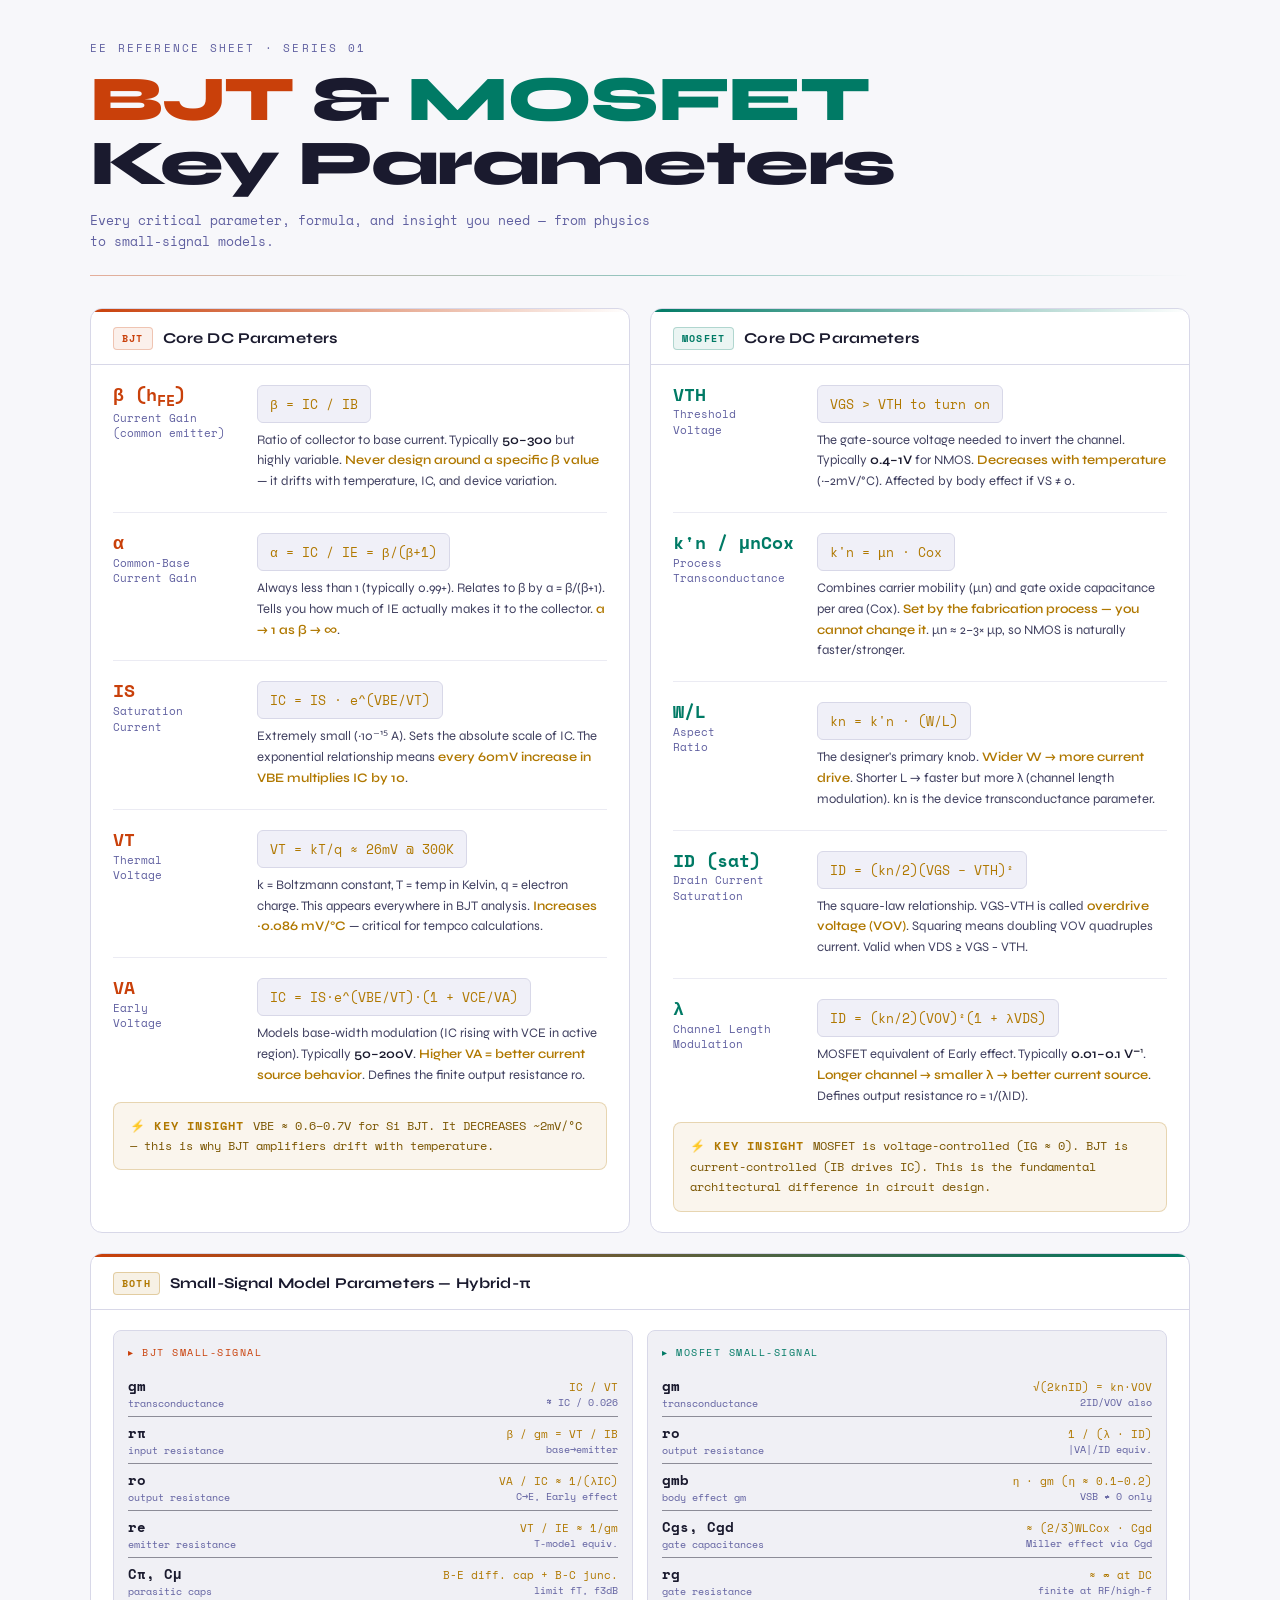
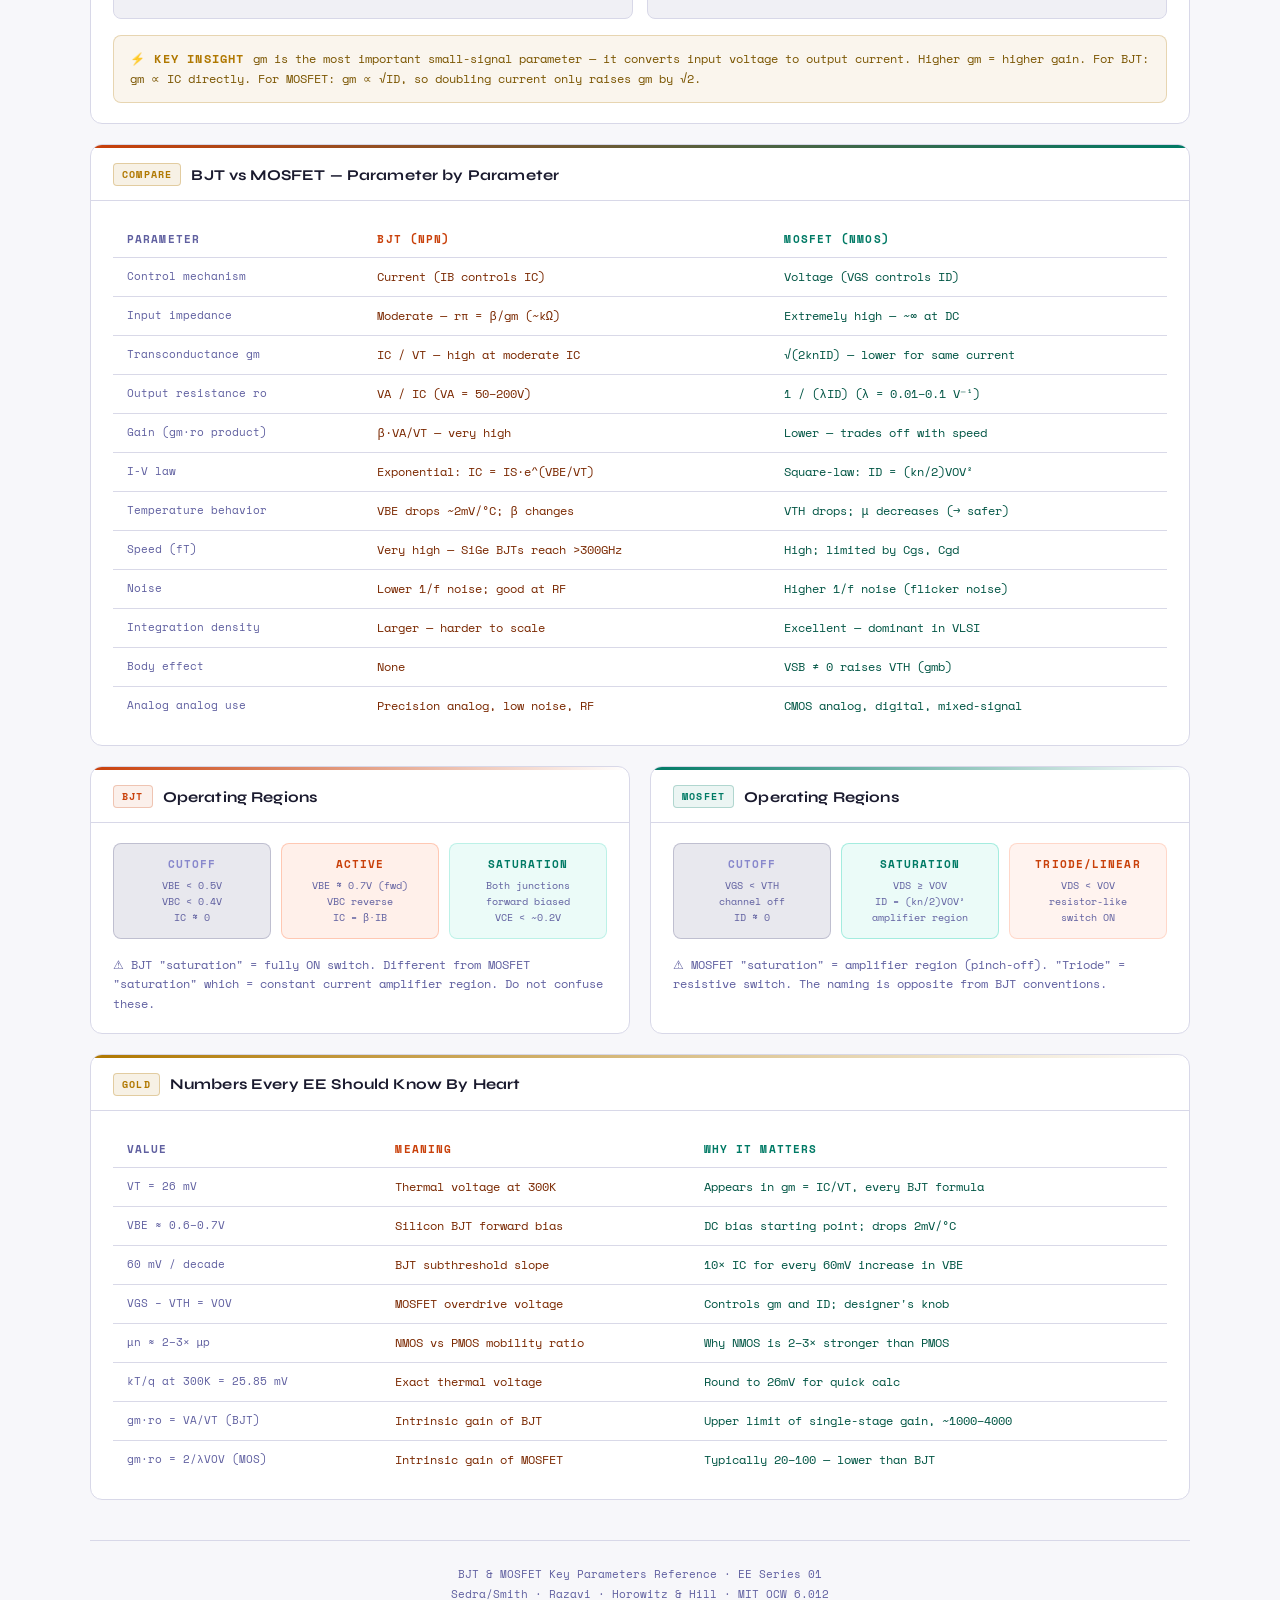
<file: bjt-mosfet-parameters (2).html>
<!DOCTYPE html>
<html lang="en">
<head>
<meta charset="UTF-8">
<meta name="viewport" content="width=device-width, initial-scale=1.0">
<title>BJT & MOSFET Key Parameters</title>
<link href="https://fonts.googleapis.com/css2?family=Space+Mono:ital,wght@0,400;0,700;1,400&family=Syne:wght@400;600;700;800&display=swap" rel="stylesheet">
<style>
  :root {
    --bg: #f7f7fa;
    --surface: #ffffff;
    --surface2: #f0f0f5;
    --border: #d8d8e8;
    --bjt: #c9400a;
    --bjt-dim: rgba(201,64,10,0.08);
    --bjt-mid: rgba(201,64,10,0.25);
    --mos: #007a65;
    --mos-dim: rgba(0,122,101,0.08);
    --mos-mid: rgba(0,122,101,0.25);
    --gold: #b07800;
    --text: #1a1a2e;
    --muted: #6060a0;
    --formula-bg: #f0f0f8;
  }

  * { margin: 0; padding: 0; box-sizing: border-box; }

  body {
    background: var(--bg);
    color: var(--text);
    font-family: 'Syne', sans-serif;
    min-height: 100vh;
    padding: 40px 24px 80px;
  }

  /* ---- Header ---- */
  header {
    max-width: 1100px;
    margin: 0 auto 56px;
    position: relative;
  }

  .header-tag {
    font-family: 'Space Mono', monospace;
    font-size: 11px;
    letter-spacing: 0.2em;
    color: var(--muted);
    text-transform: uppercase;
    margin-bottom: 12px;
  }

  h1 {
    font-size: clamp(2.2rem, 5vw, 4rem);
    font-weight: 800;
    line-height: 1.0;
    letter-spacing: -0.02em;
  }

  h1 .bjt-word { color: var(--bjt); }
  h1 .mos-word { color: var(--mos); }

  .header-sub {
    margin-top: 14px;
    font-family: 'Space Mono', monospace;
    font-size: 13px;
    color: var(--muted);
    max-width: 560px;
    line-height: 1.6;
  }

  .header-line {
    position: absolute;
    bottom: -24px;
    left: 0; right: 0;
    height: 1px;
    background: linear-gradient(90deg, var(--bjt), var(--mos), transparent);
    opacity: 0.4;
  }

  /* ---- Layout ---- */
  .container { max-width: 1100px; margin: 0 auto; }

  .two-col {
    display: grid;
    grid-template-columns: 1fr 1fr;
    gap: 20px;
    margin-bottom: 20px;
  }

  @media (max-width: 720px) {
    .two-col { grid-template-columns: 1fr; }
  }

  /* ---- Cards ---- */
  .card {
    background: var(--surface);
    border-radius: 12px;
    border: 1px solid var(--border);
    overflow: hidden;
    position: relative;
  }

  .card::before {
    content: '';
    position: absolute;
    top: 0; left: 0; right: 0;
    height: 3px;
  }

  .card.bjt::before { background: linear-gradient(90deg, var(--bjt), transparent); }
  .card.mos::before { background: linear-gradient(90deg, var(--mos), transparent); }
  .card.both::before { background: linear-gradient(90deg, var(--bjt), var(--mos)); }
  .card.gold::before { background: linear-gradient(90deg, var(--gold), transparent); }

  .card-header {
    padding: 18px 22px 14px;
    border-bottom: 1px solid var(--border);
    display: flex;
    align-items: center;
    gap: 10px;
  }

  .chip {
    font-family: 'Space Mono', monospace;
    font-size: 10px;
    font-weight: 700;
    letter-spacing: 0.12em;
    padding: 3px 8px;
    border-radius: 4px;
    text-transform: uppercase;
  }

  .chip.bjt { background: var(--bjt-dim); color: var(--bjt); border: 1px solid var(--bjt-mid); }
  .chip.mos { background: var(--mos-dim); color: var(--mos); border: 1px solid var(--mos-mid); }
  .chip.both { background: rgba(176,120,0,0.10); color: var(--gold); border: 1px solid rgba(176,120,0,0.3); }

  .card-title {
    font-size: 15px;
    font-weight: 700;
    letter-spacing: 0.01em;
  }

  .card-body { padding: 20px 22px; }

  /* ---- Parameter rows ---- */
  .param-list { display: flex; flex-direction: column; gap: 16px; }

  .param {
    display: grid;
    grid-template-columns: 130px 1fr;
    gap: 14px;
    align-items: start;
  }

  .param-left {}

  .param-symbol {
    font-family: 'Space Mono', monospace;
    font-size: 18px;
    font-weight: 700;
    line-height: 1.1;
  }

  .param-symbol.bjt-color { color: var(--bjt); }
  .param-symbol.mos-color { color: var(--mos); }
  .param-symbol.gold-color { color: var(--gold); }

  .param-name {
    font-size: 11px;
    color: var(--muted);
    font-family: 'Space Mono', monospace;
    margin-top: 3px;
    line-height: 1.4;
  }

  .param-right {}

  .formula-box {
    background: var(--formula-bg);
    border: 1px solid var(--border);
    border-radius: 6px;
    padding: 8px 12px;
    font-family: 'Space Mono', monospace;
    font-size: 13px;
    color: var(--gold);
    margin-bottom: 7px;
    display: inline-block;
  }

  .param-desc {
    font-size: 13px;
    color: #404060;
    line-height: 1.6;
  }

  .param-desc strong { color: var(--text); font-weight: 600; }
  .param-desc em { color: var(--gold); font-style: normal; font-weight: 600; }

  .param-divider {
    height: 1px;
    background: var(--border);
    margin: 4px 0;
    opacity: 0.5;
  }

  /* ---- Insight boxes ---- */
  .insight {
    background: rgba(176,120,0,0.07);
    border: 1px solid rgba(176,120,0,0.25);
    border-radius: 8px;
    padding: 13px 16px;
    font-family: 'Space Mono', monospace;
    font-size: 12px;
    color: #7a5500;
    line-height: 1.7;
    margin-top: 16px;
  }

  .insight::before {
    content: '⚡ KEY INSIGHT  ';
    color: var(--gold);
    font-weight: 700;
    letter-spacing: 0.1em;
  }

  /* ---- Comparison table ---- */
  .compare-table {
    width: 100%;
    border-collapse: collapse;
    font-family: 'Space Mono', monospace;
    font-size: 12px;
  }

  .compare-table th {
    padding: 10px 14px;
    text-align: left;
    font-size: 11px;
    letter-spacing: 0.1em;
    text-transform: uppercase;
    border-bottom: 1px solid var(--border);
  }

  .compare-table th:nth-child(1) { color: var(--muted); }
  .compare-table th:nth-child(2) { color: var(--bjt); }
  .compare-table th:nth-child(3) { color: var(--mos); }

  .compare-table td {
    padding: 10px 14px;
    border-bottom: 1px solid rgba(180,180,210,0.5);
    line-height: 1.5;
    vertical-align: top;
  }

  .compare-table tr:last-child td { border-bottom: none; }

  .compare-table td:nth-child(1) { color: var(--muted); font-size: 11px; }
  .compare-table td:nth-child(2) { color: #7a2800; }
  .compare-table td:nth-child(3) { color: #005544; }

  .compare-table tr:hover td { background: rgba(0,0,0,0.02); }

  /* ---- Small signal section ---- */
  .ss-grid {
    display: grid;
    grid-template-columns: 1fr 1fr;
    gap: 14px;
  }

  .ss-box {
    background: var(--surface2);
    border-radius: 8px;
    padding: 14px;
    border: 1px solid var(--border);
  }

  .ss-box-title {
    font-family: 'Space Mono', monospace;
    font-size: 10px;
    letter-spacing: 0.15em;
    color: var(--muted);
    text-transform: uppercase;
    margin-bottom: 10px;
  }

  .ss-param-row {
    display: flex;
    justify-content: space-between;
    align-items: baseline;
    padding: 5px 0;
    border-bottom: 1px solid rgba(42,42,58,0.5);
    gap: 8px;
  }

  .ss-param-row:last-child { border-bottom: none; }

  .ss-sym {
    font-family: 'Space Mono', monospace;
    font-size: 14px;
    font-weight: 700;
  }

  .ss-formula {
    font-family: 'Space Mono', monospace;
    font-size: 11px;
    color: var(--gold);
    text-align: right;
  }

  .ss-note {
    font-size: 10px;
    color: var(--muted);
    text-align: right;
    font-family: 'Space Mono', monospace;
  }

  /* ---- Region markers ---- */
  .region-grid {
    display: grid;
    grid-template-columns: repeat(3, 1fr);
    gap: 10px;
    margin-bottom: 16px;
  }

  .region-box {
    border-radius: 8px;
    padding: 12px;
    text-align: center;
  }

  .region-box.cutoff { background: rgba(100,100,140,0.15); border: 1px solid rgba(100,100,140,0.3); }
  .region-box.active { background: rgba(255,107,53,0.10); border: 1px solid rgba(255,107,53,0.3); }
  .region-box.sat { background: rgba(0,201,167,0.08); border: 1px solid rgba(0,201,167,0.2); }

  .region-name {
    font-family: 'Space Mono', monospace;
    font-size: 11px;
    font-weight: 700;
    letter-spacing: 0.1em;
    text-transform: uppercase;
    margin-bottom: 6px;
  }

  .region-cond {
    font-family: 'Space Mono', monospace;
    font-size: 10px;
    color: var(--muted);
    line-height: 1.6;
  }

  /* ---- Full width card ---- */
  .full-width { margin-bottom: 20px; }

  /* ---- Footer note ---- */
  .footer-note {
    max-width: 1100px;
    margin: 40px auto 0;
    font-family: 'Space Mono', monospace;
    font-size: 11px;
    color: var(--muted);
    text-align: center;
    line-height: 1.8;
    border-top: 1px solid var(--border);
    padding-top: 24px;
  }

  /* ---- Animations ---- */
  @keyframes fadeUp {
    from { opacity: 0; transform: translateY(16px); }
    to   { opacity: 1; transform: translateY(0); }
  }

  .card { animation: fadeUp 0.4s ease both; }
  .card:nth-child(1) { animation-delay: 0.05s; }
  .card:nth-child(2) { animation-delay: 0.12s; }
  .two-col .card:nth-child(1) { animation-delay: 0.08s; }
  .two-col .card:nth-child(2) { animation-delay: 0.15s; }
</style>
</head>
<body>

<header>
  <div class="header-tag">EE Reference Sheet · Series 01</div>
  <h1><span class="bjt-word">BJT</span> & <span class="mos-word">MOSFET</span><br>Key Parameters</h1>
  <p class="header-sub">Every critical parameter, formula, and insight you need — from physics to small-signal models.</p>
  <div class="header-line"></div>
</header>

<div class="container">

  <!-- ===== BJT CORE ===== -->
  <div class="two-col">

    <div class="card bjt">
      <div class="card-header">
        <span class="chip bjt">BJT</span>
        <span class="card-title">Core DC Parameters</span>
      </div>
      <div class="card-body">
        <div class="param-list">

          <div class="param">
            <div class="param-left">
              <div class="param-symbol bjt-color">β (h<sub>FE</sub>)</div>
              <div class="param-name">Current Gain<br>(common emitter)</div>
            </div>
            <div class="param-right">
              <div class="formula-box">β = IC / IB</div>
              <p class="param-desc">Ratio of collector to base current. Typically <strong>50–300</strong> but highly variable. <em>Never design around a specific β value</em> — it drifts with temperature, IC, and device variation.</p>
            </div>
          </div>

          <div class="param-divider"></div>

          <div class="param">
            <div class="param-left">
              <div class="param-symbol bjt-color">α</div>
              <div class="param-name">Common-Base<br>Current Gain</div>
            </div>
            <div class="param-right">
              <div class="formula-box">α = IC / IE = β/(β+1)</div>
              <p class="param-desc">Always less than 1 (typically 0.99+). Relates to β by α = β/(β+1). Tells you how much of IE actually makes it to the collector. <em>α → 1 as β → ∞</em>.</p>
            </div>
          </div>

          <div class="param-divider"></div>

          <div class="param">
            <div class="param-left">
              <div class="param-symbol bjt-color">IS</div>
              <div class="param-name">Saturation<br>Current</div>
            </div>
            <div class="param-right">
              <div class="formula-box">IC = IS · e^(VBE/VT)</div>
              <p class="param-desc">Extremely small (~10⁻¹⁵ A). Sets the absolute scale of IC. The exponential relationship means <em>every 60mV increase in VBE multiplies IC by 10</em>.</p>
            </div>
          </div>

          <div class="param-divider"></div>

          <div class="param">
            <div class="param-left">
              <div class="param-symbol bjt-color">VT</div>
              <div class="param-name">Thermal<br>Voltage</div>
            </div>
            <div class="param-right">
              <div class="formula-box">VT = kT/q ≈ 26mV @ 300K</div>
              <p class="param-desc">k = Boltzmann constant, T = temp in Kelvin, q = electron charge. This appears everywhere in BJT analysis. <em>Increases ~0.086 mV/°C</em> — critical for tempco calculations.</p>
            </div>
          </div>

          <div class="param-divider"></div>

          <div class="param">
            <div class="param-left">
              <div class="param-symbol bjt-color">VA</div>
              <div class="param-name">Early<br>Voltage</div>
            </div>
            <div class="param-right">
              <div class="formula-box">IC = IS·e^(VBE/VT)·(1 + VCE/VA)</div>
              <p class="param-desc">Models base-width modulation (IC rising with VCE in active region). Typically <strong>50–200V</strong>. <em>Higher VA = better current source behavior</em>. Defines the finite output resistance ro.</p>
            </div>
          </div>

        </div>
        <div class="insight">VBE ≈ 0.6–0.7V for Si BJT. It DECREASES ~2mV/°C — this is why BJT amplifiers drift with temperature.</div>
      </div>
    </div>

    <!-- MOSFET CORE -->
    <div class="card mos">
      <div class="card-header">
        <span class="chip mos">MOSFET</span>
        <span class="card-title">Core DC Parameters</span>
      </div>
      <div class="card-body">
        <div class="param-list">

          <div class="param">
            <div class="param-left">
              <div class="param-symbol mos-color">VTH</div>
              <div class="param-name">Threshold<br>Voltage</div>
            </div>
            <div class="param-right">
              <div class="formula-box">VGS &gt; VTH to turn on</div>
              <p class="param-desc">The gate-source voltage needed to invert the channel. Typically <strong>0.4–1V</strong> for NMOS. <em>Decreases with temperature</em> (~−2mV/°C). Affected by body effect if VS ≠ 0.</p>
            </div>
          </div>

          <div class="param-divider"></div>

          <div class="param">
            <div class="param-left">
              <div class="param-symbol mos-color">k'n / μnCox</div>
              <div class="param-name">Process<br>Transconductance</div>
            </div>
            <div class="param-right">
              <div class="formula-box">k'n = μn · Cox</div>
              <p class="param-desc">Combines carrier mobility (μn) and gate oxide capacitance per area (Cox). <em>Set by the fabrication process — you cannot change it</em>. μn ≈ 2–3× μp, so NMOS is naturally faster/stronger.</p>
            </div>
          </div>

          <div class="param-divider"></div>

          <div class="param">
            <div class="param-left">
              <div class="param-symbol mos-color">W/L</div>
              <div class="param-name">Aspect<br>Ratio</div>
            </div>
            <div class="param-right">
              <div class="formula-box">kn = k'n · (W/L)</div>
              <p class="param-desc">The designer's primary knob. <em>Wider W → more current drive</em>. Shorter L → faster but more λ (channel length modulation). kn is the device transconductance parameter.</p>
            </div>
          </div>

          <div class="param-divider"></div>

          <div class="param">
            <div class="param-left">
              <div class="param-symbol mos-color">ID (sat)</div>
              <div class="param-name">Drain Current<br>Saturation</div>
            </div>
            <div class="param-right">
              <div class="formula-box">ID = (kn/2)(VGS − VTH)²</div>
              <p class="param-desc">The square-law relationship. VGS−VTH is called <em>overdrive voltage (VOV)</em>. Squaring means doubling VOV quadruples current. Valid when VDS ≥ VGS − VTH.</p>
            </div>
          </div>

          <div class="param-divider"></div>

          <div class="param">
            <div class="param-left">
              <div class="param-symbol mos-color">λ</div>
              <div class="param-name">Channel Length<br>Modulation</div>
            </div>
            <div class="param-right">
              <div class="formula-box">ID = (kn/2)(VOV)²(1 + λVDS)</div>
              <p class="param-desc">MOSFET equivalent of Early effect. Typically <strong>0.01–0.1 V⁻¹</strong>. <em>Longer channel → smaller λ → better current source</em>. Defines output resistance ro = 1/(λID).</p>
            </div>
          </div>

        </div>
        <div class="insight">MOSFET is voltage-controlled (IG ≈ 0). BJT is current-controlled (IB drives IC). This is the fundamental architectural difference in circuit design.</div>
      </div>
    </div>

  </div>

  <!-- ===== SMALL SIGNAL MODELS ===== -->
  <div class="full-width">
    <div class="card both">
      <div class="card-header">
        <span class="chip both">BOTH</span>
        <span class="card-title">Small-Signal Model Parameters — Hybrid-π</span>
      </div>
      <div class="card-body">
        <div class="ss-grid">

          <div class="ss-box">
            <div class="ss-box-title" style="color: var(--bjt);">▸ BJT Small-Signal</div>

            <div class="ss-param-row">
              <div>
                <div class="ss-sym bjt-color">gm</div>
                <div class="ss-note">transconductance</div>
              </div>
              <div>
                <div class="ss-formula">IC / VT</div>
                <div class="ss-note">≈ IC / 0.026</div>
              </div>
            </div>

            <div class="ss-param-row">
              <div>
                <div class="ss-sym bjt-color">rπ</div>
                <div class="ss-note">input resistance</div>
              </div>
              <div>
                <div class="ss-formula">β / gm = VT / IB</div>
                <div class="ss-note">base→emitter</div>
              </div>
            </div>

            <div class="ss-param-row">
              <div>
                <div class="ss-sym bjt-color">ro</div>
                <div class="ss-note">output resistance</div>
              </div>
              <div>
                <div class="ss-formula">VA / IC ≈ 1/(λIC)</div>
                <div class="ss-note">C→E, Early effect</div>
              </div>
            </div>

            <div class="ss-param-row">
              <div>
                <div class="ss-sym bjt-color">re</div>
                <div class="ss-note">emitter resistance</div>
              </div>
              <div>
                <div class="ss-formula">VT / IE ≈ 1/gm</div>
                <div class="ss-note">T-model equiv.</div>
              </div>
            </div>

            <div class="ss-param-row">
              <div>
                <div class="ss-sym bjt-color">Cπ, Cμ</div>
                <div class="ss-note">parasitic caps</div>
              </div>
              <div>
                <div class="ss-formula">B-E diff. cap + B-C junc.</div>
                <div class="ss-note">limit fT, f3dB</div>
              </div>
            </div>
          </div>

          <div class="ss-box">
            <div class="ss-box-title" style="color: var(--mos);">▸ MOSFET Small-Signal</div>

            <div class="ss-param-row">
              <div>
                <div class="ss-sym mos-color">gm</div>
                <div class="ss-note">transconductance</div>
              </div>
              <div>
                <div class="ss-formula">√(2knID) = kn·VOV</div>
                <div class="ss-note">2ID/VOV also</div>
              </div>
            </div>

            <div class="ss-param-row">
              <div>
                <div class="ss-sym mos-color">ro</div>
                <div class="ss-note">output resistance</div>
              </div>
              <div>
                <div class="ss-formula">1 / (λ · ID)</div>
                <div class="ss-note">|VA|/ID equiv.</div>
              </div>
            </div>

            <div class="ss-param-row">
              <div>
                <div class="ss-sym mos-color">gmb</div>
                <div class="ss-note">body effect gm</div>
              </div>
              <div>
                <div class="ss-formula">η · gm  (η ≈ 0.1–0.2)</div>
                <div class="ss-note">VSB ≠ 0 only</div>
              </div>
            </div>

            <div class="ss-param-row">
              <div>
                <div class="ss-sym mos-color">Cgs, Cgd</div>
                <div class="ss-note">gate capacitances</div>
              </div>
              <div>
                <div class="ss-formula">≈ (2/3)WLCox · Cgd</div>
                <div class="ss-note">Miller effect via Cgd</div>
              </div>
            </div>

            <div class="ss-param-row">
              <div>
                <div class="ss-sym mos-color">rg</div>
                <div class="ss-note">gate resistance</div>
              </div>
              <div>
                <div class="ss-formula">≈ ∞ at DC</div>
                <div class="ss-note">finite at RF/high-f</div>
              </div>
            </div>
          </div>

        </div>

        <div class="insight">gm is the most important small-signal parameter — it converts input voltage to output current. Higher gm = higher gain. For BJT: gm ∝ IC directly. For MOSFET: gm ∝ √ID, so doubling current only raises gm by √2.</div>
      </div>
    </div>
  </div>

  <!-- ===== SIDE BY SIDE COMPARISON ===== -->
  <div class="full-width">
    <div class="card both">
      <div class="card-header">
        <span class="chip both">COMPARE</span>
        <span class="card-title">BJT vs MOSFET — Parameter by Parameter</span>
      </div>
      <div class="card-body">
        <table class="compare-table">
          <thead>
            <tr>
              <th>Parameter</th>
              <th>BJT (NPN)</th>
              <th>MOSFET (NMOS)</th>
            </tr>
          </thead>
          <tbody>
            <tr>
              <td>Control mechanism</td>
              <td>Current (IB controls IC)</td>
              <td>Voltage (VGS controls ID)</td>
            </tr>
            <tr>
              <td>Input impedance</td>
              <td>Moderate — rπ = β/gm (~kΩ)</td>
              <td>Extremely high — ~∞ at DC</td>
            </tr>
            <tr>
              <td>Transconductance gm</td>
              <td>IC / VT — high at moderate IC</td>
              <td>√(2knID) — lower for same current</td>
            </tr>
            <tr>
              <td>Output resistance ro</td>
              <td>VA / IC (VA = 50–200V)</td>
              <td>1 / (λID) (λ = 0.01–0.1 V⁻¹)</td>
            </tr>
            <tr>
              <td>Gain (gm·ro product)</td>
              <td>β·VA/VT — very high</td>
              <td>Lower — trades off with speed</td>
            </tr>
            <tr>
              <td>I-V law</td>
              <td>Exponential: IC = IS·e^(VBE/VT)</td>
              <td>Square-law: ID = (kn/2)VOV²</td>
            </tr>
            <tr>
              <td>Temperature behavior</td>
              <td>VBE drops ~2mV/°C; β changes</td>
              <td>VTH drops; μ decreases (→ safer)</td>
            </tr>
            <tr>
              <td>Speed (fT)</td>
              <td>Very high — SiGe BJTs reach >300GHz</td>
              <td>High; limited by Cgs, Cgd</td>
            </tr>
            <tr>
              <td>Noise</td>
              <td>Lower 1/f noise; good at RF</td>
              <td>Higher 1/f noise (flicker noise)</td>
            </tr>
            <tr>
              <td>Integration density</td>
              <td>Larger — harder to scale</td>
              <td>Excellent — dominant in VLSI</td>
            </tr>
            <tr>
              <td>Body effect</td>
              <td>None</td>
              <td>VSB ≠ 0 raises VTH (gmb)</td>
            </tr>
            <tr>
              <td>Analog analog use</td>
              <td>Precision analog, low noise, RF</td>
              <td>CMOS analog, digital, mixed-signal</td>
            </tr>
          </tbody>
        </table>
      </div>
    </div>
  </div>

  <!-- ===== OPERATING REGIONS ===== -->
  <div class="two-col">

    <div class="card bjt">
      <div class="card-header">
        <span class="chip bjt">BJT</span>
        <span class="card-title">Operating Regions</span>
      </div>
      <div class="card-body">
        <div class="region-grid">
          <div class="region-box cutoff">
            <div class="region-name" style="color: #8888cc;">Cutoff</div>
            <div class="region-cond">VBE &lt; 0.5V<br>VBC &lt; 0.4V<br>IC ≈ 0</div>
          </div>
          <div class="region-box active">
            <div class="region-name" style="color: var(--bjt);">Active</div>
            <div class="region-cond">VBE ≈ 0.7V (fwd)<br>VBC reverse<br>IC = β·IB</div>
          </div>
          <div class="region-box sat">
            <div class="region-name" style="color: var(--mos);">Saturation</div>
            <div class="region-cond">Both junctions<br>forward biased<br>VCE &lt; ~0.2V</div>
          </div>
        </div>
        <p class="param-desc" style="font-size:12px; color: var(--muted); font-family: 'Space Mono', monospace;">⚠ BJT "saturation" = fully ON switch. Different from MOSFET "saturation" which = constant current amplifier region. Do not confuse these.</p>
      </div>
    </div>

    <div class="card mos">
      <div class="card-header">
        <span class="chip mos">MOSFET</span>
        <span class="card-title">Operating Regions</span>
      </div>
      <div class="card-body">
        <div class="region-grid">
          <div class="region-box cutoff">
            <div class="region-name" style="color: #8888cc;">Cutoff</div>
            <div class="region-cond">VGS &lt; VTH<br>channel off<br>ID ≈ 0</div>
          </div>
          <div class="region-box active" style="background: rgba(0,201,167,0.08); border-color: rgba(0,201,167,0.3);">
            <div class="region-name" style="color: var(--mos);">Saturation</div>
            <div class="region-cond">VDS ≥ VOV<br>ID = (kn/2)VOV²<br>amplifier region</div>
          </div>
          <div class="region-box sat" style="background: rgba(255,107,53,0.08); border-color: rgba(255,107,53,0.2);">
            <div class="region-name" style="color: var(--bjt);">Triode/Linear</div>
            <div class="region-cond">VDS &lt; VOV<br>resistor-like<br>switch ON</div>
          </div>
        </div>
        <p class="param-desc" style="font-size:12px; color: var(--muted); font-family: 'Space Mono', monospace;">⚠ MOSFET "saturation" = amplifier region (pinch-off). "Triode" = resistive switch. The naming is opposite from BJT conventions.</p>
      </div>
    </div>

  </div>

  <!-- ===== GOLDEN NUMBERS ===== -->
  <div class="full-width">
    <div class="card gold">
      <div class="card-header">
        <span class="chip both">GOLD</span>
        <span class="card-title">Numbers Every EE Should Know By Heart</span>
      </div>
      <div class="card-body">
        <table class="compare-table">
          <thead>
            <tr>
              <th>Value</th>
              <th>Meaning</th>
              <th>Why it matters</th>
            </tr>
          </thead>
          <tbody>
            <tr>
              <td>VT = 26 mV</td>
              <td>Thermal voltage at 300K</td>
              <td>Appears in gm = IC/VT, every BJT formula</td>
            </tr>
            <tr>
              <td>VBE ≈ 0.6–0.7V</td>
              <td>Silicon BJT forward bias</td>
              <td>DC bias starting point; drops 2mV/°C</td>
            </tr>
            <tr>
              <td>60 mV / decade</td>
              <td>BJT subthreshold slope</td>
              <td>10× IC for every 60mV increase in VBE</td>
            </tr>
            <tr>
              <td>VGS − VTH = VOV</td>
              <td>MOSFET overdrive voltage</td>
              <td>Controls gm and ID; designer's knob</td>
            </tr>
            <tr>
              <td>μn ≈ 2–3× μp</td>
              <td>NMOS vs PMOS mobility ratio</td>
              <td>Why NMOS is 2–3× stronger than PMOS</td>
            </tr>
            <tr>
              <td>kT/q at 300K = 25.85 mV</td>
              <td>Exact thermal voltage</td>
              <td>Round to 26mV for quick calc</td>
            </tr>
            <tr>
              <td>gm·ro = VA/VT (BJT)</td>
              <td>Intrinsic gain of BJT</td>
              <td>Upper limit of single-stage gain, ~1000–4000</td>
            </tr>
            <tr>
              <td>gm·ro = 2/λVOV (MOS)</td>
              <td>Intrinsic gain of MOSFET</td>
              <td>Typically 20–100 — lower than BJT</td>
            </tr>
          </tbody>
        </table>
      </div>
    </div>
  </div>

</div>

<div class="footer-note">
  BJT & MOSFET Key Parameters Reference · EE Series 01<br>
  Sedra/Smith · Razavi · Horowitz & Hill · MIT OCW 6.012
</div>

</body>
</html>
</file>
